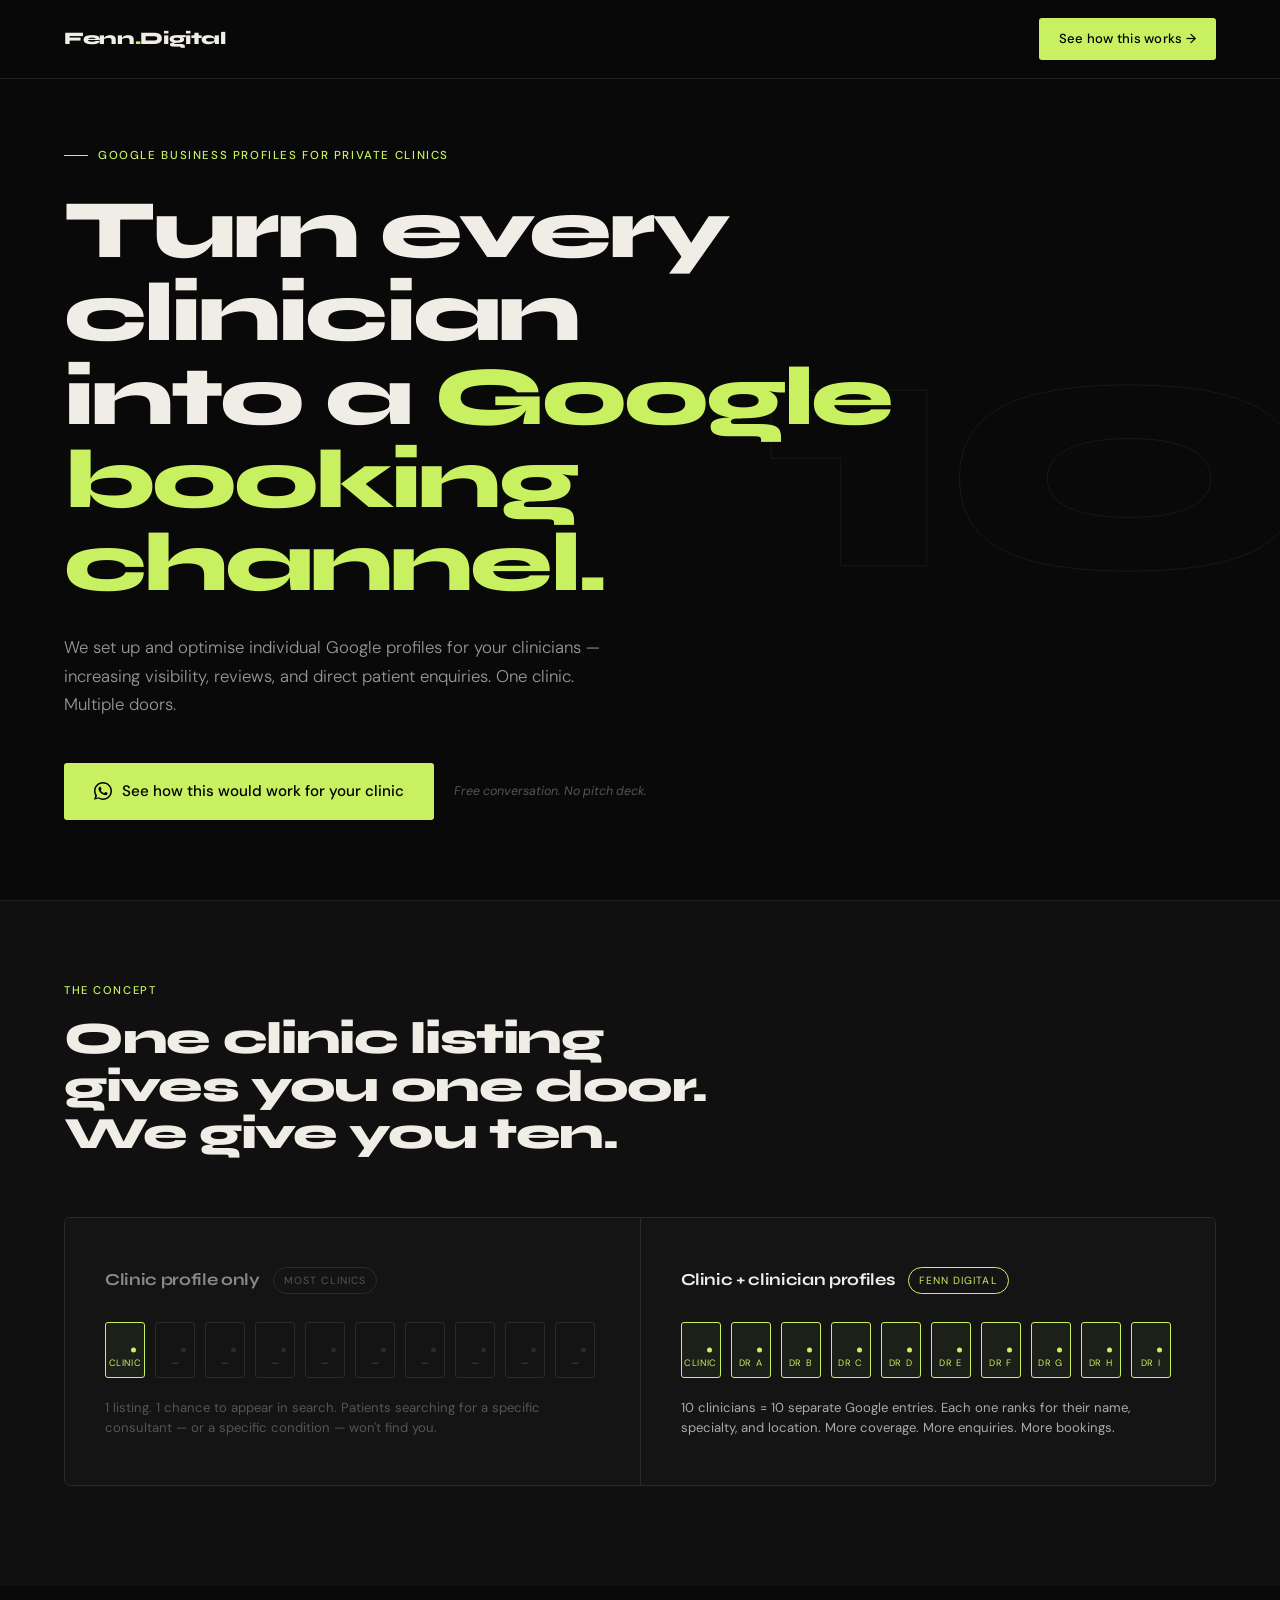
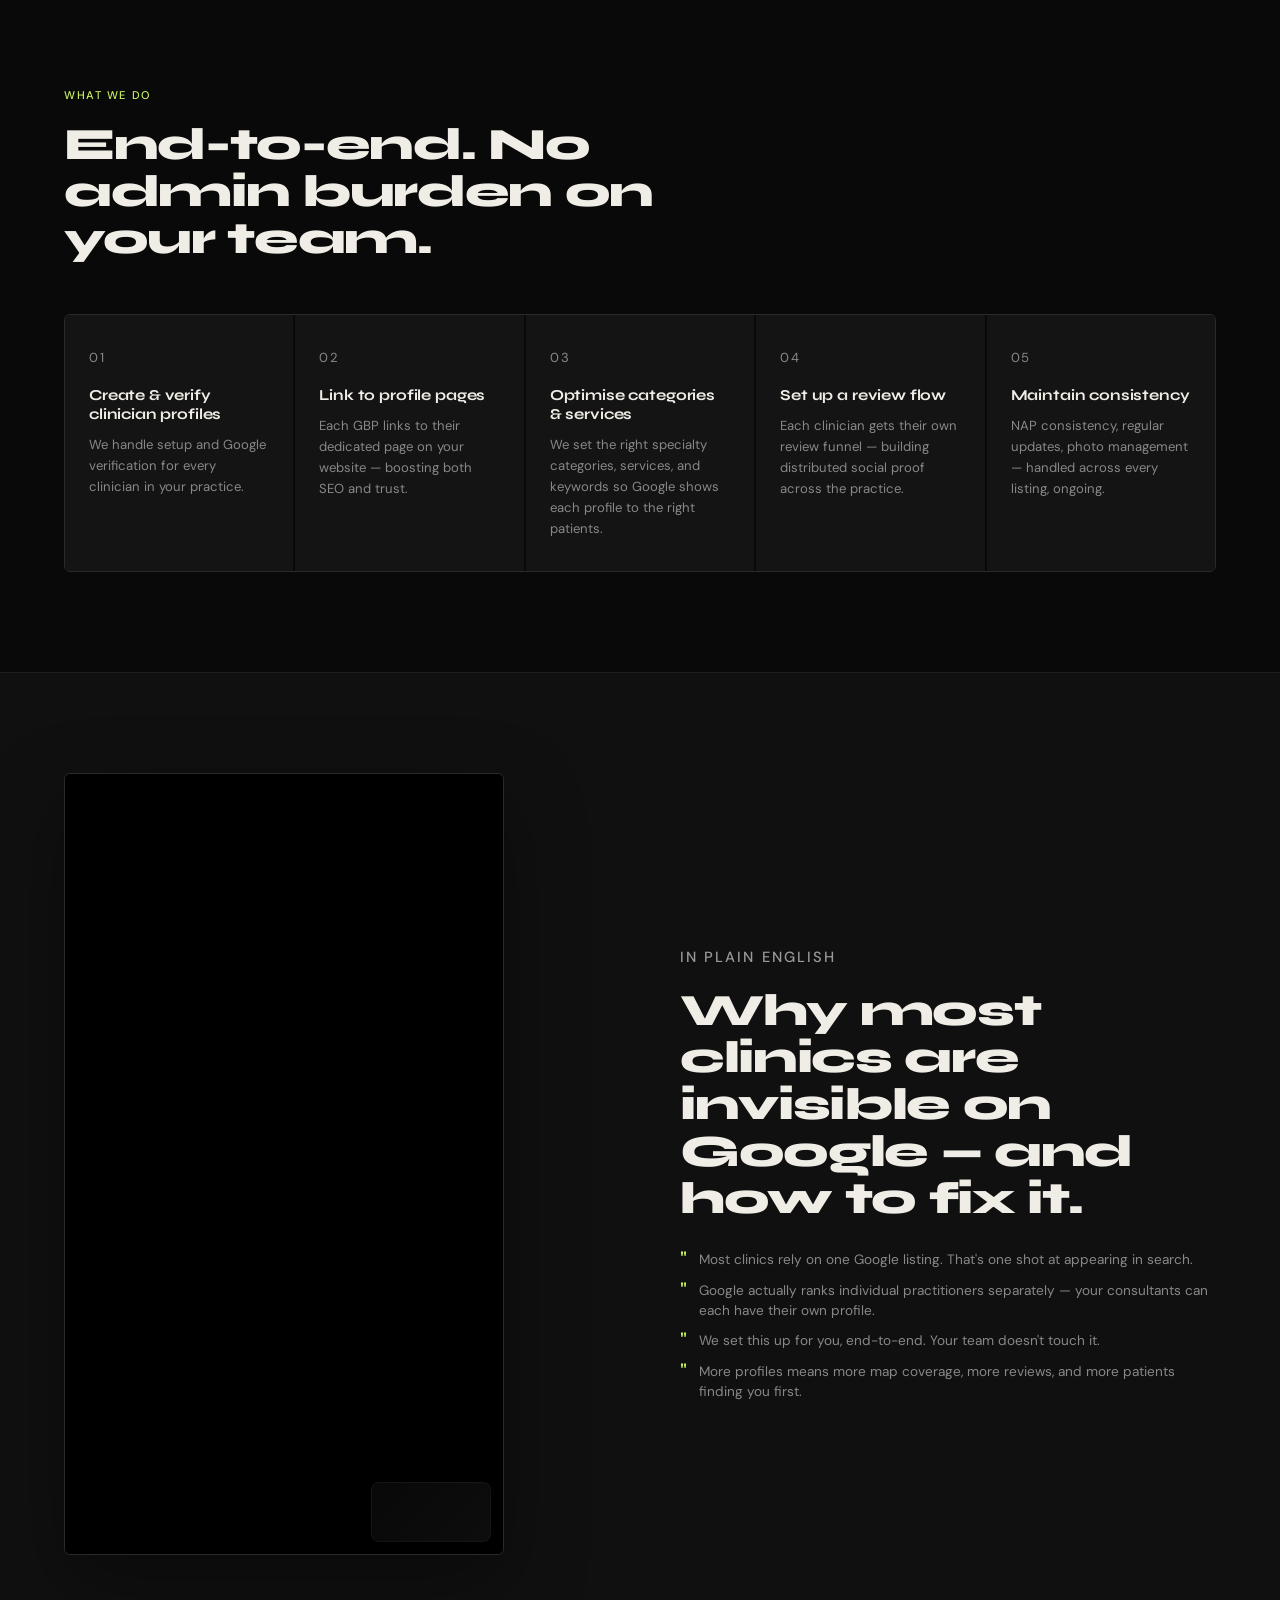
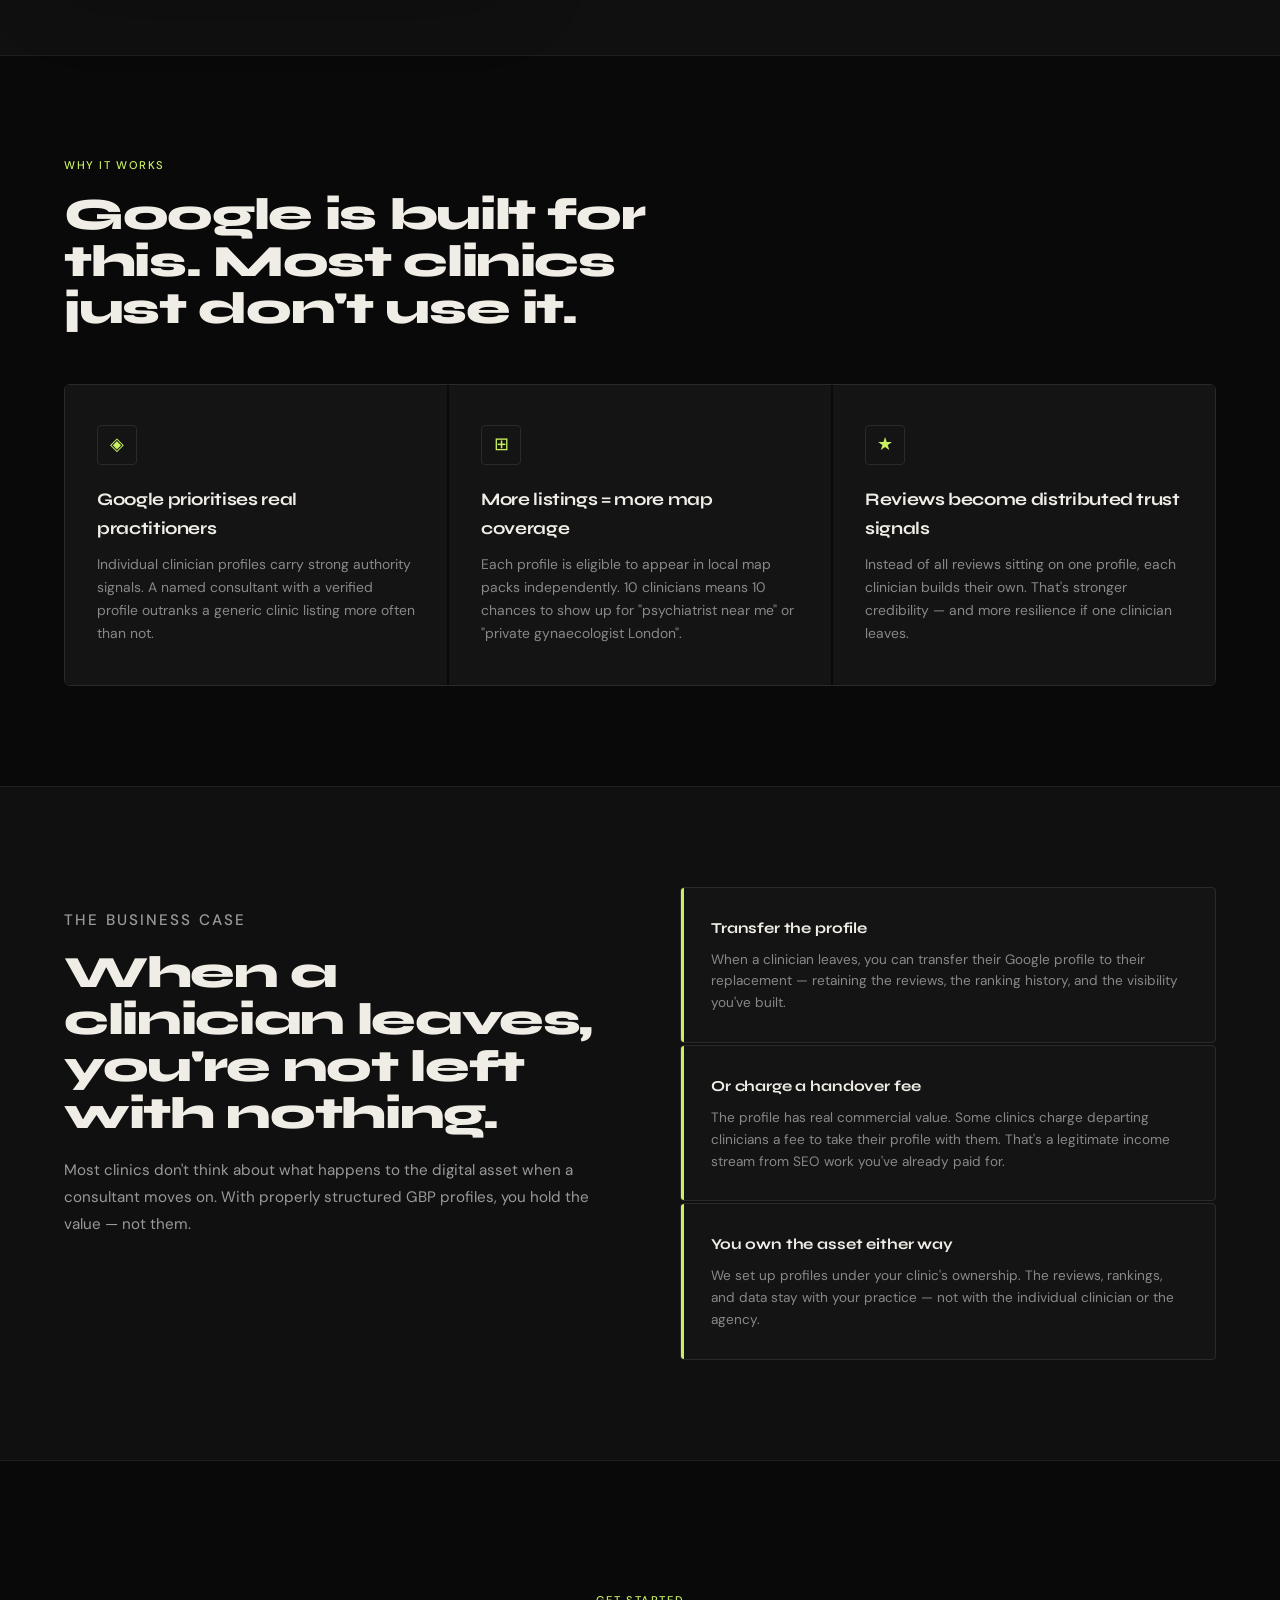
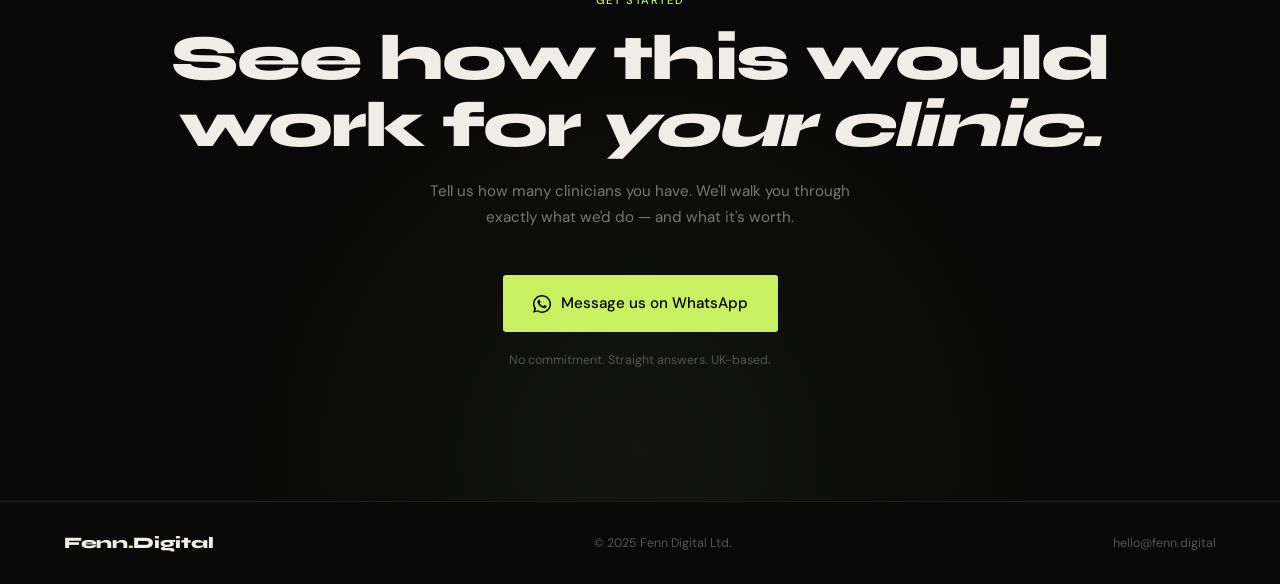
<file: index.html>
<!DOCTYPE html>
<html lang="en">
<head>
<meta charset="UTF-8">
<meta name="viewport" content="width=device-width, initial-scale=1.0">
<title>More Doors Into Your Clinic — Fenn Digital</title>
<link rel="preconnect" href="https://fonts.googleapis.com">
<link rel="preconnect" href="https://fonts.gstatic.com" crossorigin>
<link href="https://fonts.googleapis.com/css2?family=Syne:wght@700;800&family=DM+Sans:ital,opsz,wght@0,9..40,300;0,9..40,400;0,9..40,500;1,9..40,300&display=swap" rel="stylesheet">
<style>
  *, *::before, *::after { box-sizing: border-box; margin: 0; padding: 0; }

  :root {
    --black: #090909;
    --off-black: #101010;
    --card: #141414;
    --border: #1e1e1e;
    --border-mid: #2a2a2a;
    --white: #f0ede6;
    --accent: #c8f060;
    --muted: #555;
    --mid: #888;
    --display: 'Syne', sans-serif;
    --body: 'DM Sans', sans-serif;
  }

  html { scroll-behavior: smooth; }

  body {
    background: var(--black);
    color: var(--white);
    font-family: var(--body);
    font-size: 17px;
    line-height: 1.65;
    overflow-x: hidden;
  }

  /* NAV */
  nav {
    position: fixed; top: 0; left: 0; right: 0; z-index: 100;
    display: flex; align-items: center; justify-content: space-between;
    padding: 18px 5vw;
    background: rgba(9,9,9,0.9);
    backdrop-filter: blur(14px);
    border-bottom: 1px solid var(--border);
  }
  .logo {
    font-family: var(--display); font-size: 1.1rem; font-weight: 800;
    letter-spacing: -0.02em; color: var(--white); text-decoration: none;
  }
  .logo span { color: var(--accent); }
  .nav-cta {
    font-size: 0.82rem; font-weight: 500; letter-spacing: 0.02em;
    background: var(--accent); color: #000; padding: 10px 20px;
    border-radius: 3px; text-decoration: none; transition: opacity .2s;
  }
  .nav-cta:hover { opacity: .85; }

  /* HERO */
  .hero {
    min-height: 100vh; display: flex; flex-direction: column;
    justify-content: flex-end; padding: 140px 5vw 80px;
    position: relative; overflow: hidden;
  }

  /* Large background number */
  .hero-bg-num {
    position: absolute; right: -2vw; top: 50%;
    transform: translateY(-50%);
    font-family: var(--display); font-size: clamp(180px, 28vw, 380px);
    font-weight: 800; color: transparent;
    -webkit-text-stroke: 1px rgba(200,240,96,0.07);
    pointer-events: none; user-select: none;
    letter-spacing: -0.04em; line-height: 1;
  }

  .hero-eyebrow {
    display: inline-flex; align-items: center; gap: 10px;
    font-size: 0.72rem; font-weight: 500; letter-spacing: 0.14em;
    text-transform: uppercase; color: var(--accent); margin-bottom: 24px;
    opacity: 0; animation: fadeUp .5s .1s forwards;
  }
  .hero-eyebrow::before {
    content: ''; display: block; width: 24px; height: 1px; background: var(--accent);
  }

  h1 {
    font-family: var(--display);
    font-size: clamp(2.6rem, 6.5vw, 6rem);
    font-weight: 800; line-height: 1.0; letter-spacing: -0.035em;
    max-width: 860px;
    opacity: 0; animation: fadeUp .65s .25s forwards;
  }
  h1 em { font-style: normal; color: var(--accent); }

  .hero-sub {
    max-width: 560px; margin-top: 28px;
    font-size: 1.05rem; font-weight: 300; color: #999; line-height: 1.7;
    opacity: 0; animation: fadeUp .65s .4s forwards;
  }

  .hero-cta-row {
    display: flex; align-items: center; gap: 20px; flex-wrap: wrap;
    margin-top: 44px;
    opacity: 0; animation: fadeUp .65s .55s forwards;
  }

  .btn-primary {
    display: inline-flex; align-items: center; gap: 10px;
    background: var(--accent); color: #000;
    font-family: var(--body); font-size: 0.95rem; font-weight: 500;
    padding: 16px 30px; border-radius: 3px; text-decoration: none;
    transition: transform .2s, opacity .2s;
  }
  .btn-primary:hover { transform: translateY(-2px); opacity: .9; }
  .btn-primary svg { width: 18px; height: 18px; flex-shrink: 0; }

  .hero-footnote { font-size: 0.78rem; color: var(--muted); font-style: italic; }

  /* DOOR DIAGRAM */
  .diagram-section {
    padding: 80px 5vw 100px;
    border-top: 1px solid var(--border);
    background: var(--off-black);
  }

  .section-label {
    font-size: 0.7rem; letter-spacing: 0.14em; text-transform: uppercase;
    color: var(--accent); margin-bottom: 16px; font-weight: 500;
  }

  h2 {
    font-family: var(--display);
    font-size: clamp(1.8rem, 3.5vw, 3rem);
    font-weight: 800; letter-spacing: -0.03em; line-height: 1.05;
    max-width: 680px;
  }

  .diagram-wrap {
    display: grid; grid-template-columns: 1fr 1px 1fr;
    gap: 0; margin-top: 60px;
    border: 1px solid var(--border-mid); border-radius: 6px; overflow: hidden;
  }

  .diagram-col {
    padding: 48px 40px;
    background: var(--card);
  }

  .diagram-divider {
    background: var(--border-mid);
  }

  .diagram-col h3 {
    font-family: var(--display); font-size: 1.05rem; font-weight: 700;
    letter-spacing: -0.02em; margin-bottom: 28px; color: var(--mid);
  }

  .diagram-col h3 .badge {
    display: inline-block; font-size: 0.65rem; letter-spacing: 0.1em;
    text-transform: uppercase; border: 1px solid var(--border-mid);
    padding: 4px 10px; border-radius: 40px; margin-left: 10px;
    font-family: var(--body); vertical-align: middle; color: var(--muted);
    font-weight: 400;
  }

  .diagram-col.active h3 { color: var(--white); }
  .diagram-col.active h3 .badge {
    border-color: var(--accent); color: var(--accent);
  }

  /* Door visualisation */
  .doors-row {
    display: flex; flex-wrap: wrap; gap: 10px; align-items: flex-start;
  }

  .door {
    width: 40px; height: 56px;
    border: 1.5px solid var(--border-mid);
    border-radius: 3px;
    position: relative;
    display: flex; align-items: flex-end; justify-content: center;
    padding-bottom: 6px;
    transition: border-color .2s;
  }

  .door::before {
    content: '';
    position: absolute; top: 50%; right: 8px;
    transform: translateY(-50%);
    width: 5px; height: 5px;
    border-radius: 50%;
    background: var(--border-mid);
  }

  .door.lit {
    border-color: var(--accent);
    background: rgba(200,240,96,0.05);
  }
  .door.lit::before { background: var(--accent); }

  .door-label {
    font-size: 0.58rem; letter-spacing: 0.06em;
    text-transform: uppercase; color: var(--muted); text-align: center;
  }
  .door.lit .door-label { color: var(--accent); }

  .diagram-foot {
    margin-top: 20px; font-size: 0.82rem; color: var(--muted); line-height: 1.5;
  }
  .diagram-col.active .diagram-foot { color: #aaa; }

  /* WHAT WE DO */
  .what-section { padding: 100px 5vw; }

  .steps-grid {
    display: grid; grid-template-columns: repeat(5, 1fr);
    gap: 2px; margin-top: 52px;
    border: 1px solid var(--border-mid); border-radius: 6px; overflow: hidden;
  }

  .step-card {
    background: var(--card); padding: 32px 24px;
    position: relative; overflow: hidden;
    transition: background .2s;
  }
  .step-card:hover { background: #1a1a1a; }
  .step-card::after {
    content: ''; position: absolute; bottom: 0; left: 0; right: 0;
    height: 2px; background: var(--accent);
    transform: scaleX(0); transform-origin: left; transition: transform .3s;
  }
  .step-card:hover::after { transform: scaleX(1); }

  .step-n {
    font-size: 0.65rem; letter-spacing: 0.14em; text-transform: uppercase;
    color: var(--accent); margin-bottom: 18px;
  }
  .step-card h3 {
    font-family: var(--display); font-size: 0.95rem; font-weight: 700;
    letter-spacing: -0.01em; margin-bottom: 10px; line-height: 1.25;
  }
  .step-card p { font-size: 0.82rem; color: var(--mid); line-height: 1.6; }

  /* VIDEO */
  .video-section {
    padding: 100px 5vw;
    background: var(--off-black);
    border-top: 1px solid var(--border);
    border-bottom: 1px solid var(--border);
  }

  .video-inner {
    display: grid; grid-template-columns: 1fr 1fr; gap: 80px; align-items: center;
  }

  .video-frame {
    position: relative;
    width: 100%;
    aspect-ratio: 9 / 16; /* keep portrait video unstretched */
    max-width: 440px;
    border: 1px solid var(--border-mid);
    border-radius: 6px;
    overflow: hidden;
    background: #000;
    box-shadow: 0 30px 80px rgba(0,0,0,0.35);
  }
  .video-frame iframe {
    position: absolute; inset: 0;
    width: 100%; height: 100%; border: none;
  }
  .video-mask {
    position: absolute;
    right: 12px; bottom: 12px;
    width: 120px; height: 60px;
    background: linear-gradient(135deg, rgba(9,9,9,0.92), rgba(14,14,14,0.95));
    border-radius: 8px;
    border: 1px solid rgba(255,255,255,0.04);
    box-shadow: 0 10px 30px rgba(0,0,0,0.45);
    pointer-events: none;
  }

  .video-copy h2 { max-width: 100%; }
  .video-copy p {
    margin-top: 20px; color: #999; font-size: 0.92rem; line-height: 1.75;
  }

  .script-lines {
    margin-top: 28px; display: flex; flex-direction: column; gap: 10px;
  }
  .script-line {
    display: flex; gap: 12px; align-items: flex-start;
    font-size: 0.85rem; color: var(--mid); line-height: 1.5;
  }
  .script-line::before {
    content: '"';
    font-family: var(--display); font-size: 1.4rem; color: var(--accent);
    line-height: 1; flex-shrink: 0; margin-top: -2px;
  }

  /* WHY IT WORKS */
  .why-section { padding: 100px 5vw; }

  .why-grid {
    display: grid; grid-template-columns: repeat(3, 1fr);
    gap: 2px; margin-top: 52px;
    border: 1px solid var(--border-mid); border-radius: 6px; overflow: hidden;
  }

  .why-card {
    background: var(--card); padding: 40px 32px;
  }

  .why-icon {
    width: 40px; height: 40px;
    border: 1px solid var(--border-mid); border-radius: 4px;
    display: flex; align-items: center; justify-content: center;
    color: var(--accent); font-size: 1.1rem; margin-bottom: 20px;
  }

  .why-card h3 {
    font-family: var(--display); font-size: 1.1rem; font-weight: 700;
    letter-spacing: -0.02em; margin-bottom: 10px;
  }
  .why-card p { font-size: 0.87rem; color: var(--mid); line-height: 1.65; }

  /* COMMERCIAL HOOK */
  .commercial-section {
    padding: 100px 5vw;
    background: var(--off-black);
    border-top: 1px solid var(--border);
    border-bottom: 1px solid var(--border);
  }

  .commercial-inner {
    display: grid; grid-template-columns: 1fr 1fr; gap: 80px; align-items: start;
  }

  .commercial-copy h2 { max-width: 100%; }
  .commercial-copy p {
    margin-top: 20px; font-size: 0.95rem; color: #999; line-height: 1.75;
  }

  .scenario-cards {
    display: flex; flex-direction: column; gap: 2px;
  }

  .scenario {
    background: var(--card); border: 1px solid var(--border-mid);
    border-radius: 4px; padding: 28px 30px;
    position: relative; overflow: hidden;
  }

  .scenario::before {
    content: '';
    position: absolute; left: 0; top: 0; bottom: 0;
    width: 3px; background: var(--accent);
  }

  .scenario h4 {
    font-family: var(--display); font-size: 0.95rem; font-weight: 700;
    letter-spacing: -0.01em; margin-bottom: 8px;
  }
  .scenario p { font-size: 0.85rem; color: var(--mid); line-height: 1.6; }

  /* CTA SECTION */
  .cta-section {
    padding: 130px 5vw;
    text-align: center; position: relative; overflow: hidden;
  }
  .cta-section::before {
    content: '';
    position: absolute; bottom: -400px; left: 50%; transform: translateX(-50%);
    width: 900px; height: 900px;
    background: radial-gradient(circle, rgba(200,240,96,0.055) 0%, transparent 65%);
    pointer-events: none;
  }

  .cta-section h2 {
    max-width: 100%; margin: 12px auto 0;
    font-size: clamp(2.2rem, 5vw, 4.2rem);
  }

  .cta-section .sub {
    max-width: 440px; margin: 20px auto 44px;
    font-size: 0.95rem; color: #777; line-height: 1.7;
  }

  .cta-note {
    margin-top: 18px; font-size: 0.78rem; color: var(--muted);
  }

  /* FOOTER */
  footer {
    border-top: 1px solid var(--border);
    padding: 28px 5vw;
    display: flex; align-items: center; justify-content: space-between;
    flex-wrap: wrap; gap: 10px;
  }
  footer p { font-size: 0.78rem; color: var(--muted); }
  footer a { color: var(--muted); text-decoration: none; }
  footer a:hover { color: var(--white); }

  /* REVEAL */
  .reveal { opacity: 0; transform: translateY(18px); transition: opacity .6s ease, transform .6s ease; }
  .reveal.visible { opacity: 1; transform: translateY(0); }

  /* KEYFRAMES */
  @keyframes fadeUp {
    from { opacity: 0; transform: translateY(22px); }
    to   { opacity: 1; transform: translateY(0); }
  }

  /* RESPONSIVE */
  @media (max-width: 900px) {
    .steps-grid { grid-template-columns: 1fr 1fr; }
    .why-grid { grid-template-columns: 1fr; }
    .video-inner, .commercial-inner { grid-template-columns: 1fr; gap: 44px; }
    .diagram-wrap { grid-template-columns: 1fr; }
    .diagram-divider { width: 100%; height: 1px; }
  }
  @media (max-width: 600px) {
    .steps-grid { grid-template-columns: 1fr; }
    nav .nav-cta { display: none; }
    h1 { font-size: 2.4rem; }
  }
</style>
</head>
<body>

<!-- NAV -->
<nav>
  <a href="#" class="logo">Fenn<span>.</span>Digital</a>
  <a href="https://wa.me/YOURNUMBER" class="nav-cta" target="_blank">See how this works →</a>
</nav>

<!-- HERO -->
<section class="hero">
  <div class="hero-bg-num" aria-hidden="true">10</div>
  <p class="hero-eyebrow">Google Business Profiles for Private Clinics</p>
  <h1>Turn every clinician<br>into a <em>Google booking<br>channel.</em></h1>
  <p class="hero-sub">We set up and optimise individual Google profiles for your clinicians — increasing visibility, reviews, and direct patient enquiries. One clinic. Multiple doors.</p>
  <div class="hero-cta-row">
    <a href="https://wa.me/YOURNUMBER" class="btn-primary" target="_blank">
      <svg viewBox="0 0 24 24" fill="currentColor"><path d="M17.472 14.382c-.297-.149-1.758-.867-2.03-.967-.273-.099-.471-.148-.67.15-.197.297-.767.966-.94 1.164-.173.199-.347.223-.644.075-.297-.15-1.255-.463-2.39-1.475-.883-.788-1.48-1.761-1.653-2.059-.173-.297-.018-.458.13-.606.134-.133.298-.347.446-.52.149-.174.198-.298.298-.497.099-.198.05-.371-.025-.52-.075-.149-.669-1.612-.916-2.207-.242-.579-.487-.5-.669-.51-.173-.008-.371-.01-.57-.01-.198 0-.52.074-.792.372-.272.297-1.04 1.016-1.04 2.479 0 1.462 1.065 2.875 1.213 3.074.149.198 2.096 3.2 5.077 4.487.709.306 1.262.489 1.694.625.712.227 1.36.195 1.871.118.571-.085 1.758-.719 2.006-1.413.248-.694.248-1.289.173-1.413-.074-.124-.272-.198-.57-.347z"/><path d="M12 0C5.373 0 0 5.373 0 12c0 2.127.558 4.12 1.533 5.845L.054 23.5l5.8-1.519A11.95 11.95 0 0012 24c6.627 0 12-5.373 12-12S18.627 0 12 0zm0 22c-1.853 0-3.587-.5-5.084-1.37l-.363-.214-3.443.901.92-3.349-.235-.375A9.953 9.953 0 012 12C2 6.477 6.477 2 12 2s10 4.477 10 10-4.477 10-10 10z"/></svg>
      See how this would work for your clinic
    </a>
    <span class="hero-footnote">Free conversation. No pitch deck.</span>
  </div>
</section>

<!-- DIAGRAM -->
<section class="diagram-section">
  <p class="section-label reveal">The concept</p>
  <h2 class="reveal">One clinic listing gives you one door.<br>We give you ten.</h2>

  <div class="diagram-wrap reveal">
    <!-- Left: single listing -->
    <div class="diagram-col">
      <h3>Clinic profile only <span class="badge">Most clinics</span></h3>
      <div class="doors-row">
        <div class="door lit">
          <span class="door-label">Clinic</span>
        </div>
        <!-- dim placeholder doors to show missed opportunity -->
        <div class="door"><span class="door-label">—</span></div>
        <div class="door"><span class="door-label">—</span></div>
        <div class="door"><span class="door-label">—</span></div>
        <div class="door"><span class="door-label">—</span></div>
        <div class="door"><span class="door-label">—</span></div>
        <div class="door"><span class="door-label">—</span></div>
        <div class="door"><span class="door-label">—</span></div>
        <div class="door"><span class="door-label">—</span></div>
        <div class="door"><span class="door-label">—</span></div>
      </div>
      <p class="diagram-foot">1 listing. 1 chance to appear in search. Patients searching for a specific consultant — or a specific condition — won't find you.</p>
    </div>

    <div class="diagram-divider"></div>

    <!-- Right: clinician profiles -->
    <div class="diagram-col active">
      <h3>Clinic + clinician profiles <span class="badge">Fenn Digital</span></h3>
      <div class="doors-row">
        <div class="door lit"><span class="door-label">Clinic</span></div>
        <div class="door lit"><span class="door-label">Dr A</span></div>
        <div class="door lit"><span class="door-label">Dr B</span></div>
        <div class="door lit"><span class="door-label">Dr C</span></div>
        <div class="door lit"><span class="door-label">Dr D</span></div>
        <div class="door lit"><span class="door-label">Dr E</span></div>
        <div class="door lit"><span class="door-label">Dr F</span></div>
        <div class="door lit"><span class="door-label">Dr G</span></div>
        <div class="door lit"><span class="door-label">Dr H</span></div>
        <div class="door lit"><span class="door-label">Dr I</span></div>
      </div>
      <p class="diagram-foot">10 clinicians = 10 separate Google entries. Each one ranks for their name, specialty, and location. More coverage. More enquiries. More bookings.</p>
    </div>
  </div>
</section>

<!-- WHAT WE DO -->
<section class="what-section">
  <p class="section-label reveal">What we do</p>
  <h2 class="reveal">End-to-end. No admin burden on your team.</h2>
  <div class="steps-grid reveal">
    <div class="step-card">
      <p class="step-n">01</p>
      <h3>Create & verify clinician profiles</h3>
      <p>We handle setup and Google verification for every clinician in your practice.</p>
    </div>
    <div class="step-card">
      <p class="step-n">02</p>
      <h3>Link to profile pages</h3>
      <p>Each GBP links to their dedicated page on your website — boosting both SEO and trust.</p>
    </div>
    <div class="step-card">
      <p class="step-n">03</p>
      <h3>Optimise categories & services</h3>
      <p>We set the right specialty categories, services, and keywords so Google shows each profile to the right patients.</p>
    </div>
    <div class="step-card">
      <p class="step-n">04</p>
      <h3>Set up a review flow</h3>
      <p>Each clinician gets their own review funnel — building distributed social proof across the practice.</p>
    </div>
    <div class="step-card">
      <p class="step-n">05</p>
      <h3>Maintain consistency</h3>
      <p>NAP consistency, regular updates, photo management — handled across every listing, ongoing.</p>
    </div>
  </div>
</section>

<!-- VIDEO -->
<section class="video-section">
  <div class="video-inner">
    <div class="video-frame reveal" aria-label="Clinic SEO overview video">
      <iframe
        src="https://drive.google.com/file/d/1JS0Y3JZQpVuIO9oC51JYxpTWgDy35bZ6/preview"
        allow="autoplay; fullscreen"
        allowfullscreen
        title="Clinic SEO video overview"
      ></iframe>
      <div class="video-mask" aria-hidden="true"></div>
    </div>
    <div class="video-copy">
      <p class="section-label reveal">In plain English</p>
      <h2 class="reveal">Why most clinics are invisible on Google — and how to fix it.</h2>
      <div class="script-lines reveal">
        <div class="script-line">Most clinics rely on one Google listing. That's one shot at appearing in search.</div>
        <div class="script-line">Google actually ranks individual practitioners separately — your consultants can each have their own profile.</div>
        <div class="script-line">We set this up for you, end-to-end. Your team doesn't touch it.</div>
        <div class="script-line">More profiles means more map coverage, more reviews, and more patients finding you first.</div>
      </div>
    </div>
  </div>
</section>

<!-- WHY IT WORKS -->
<section class="why-section">
  <p class="section-label reveal">Why it works</p>
  <h2 class="reveal">Google is built for this. Most clinics just don't use it.</h2>
  <div class="why-grid reveal">
    <div class="why-card">
      <div class="why-icon">◈</div>
      <h3>Google prioritises real practitioners</h3>
      <p>Individual clinician profiles carry strong authority signals. A named consultant with a verified profile outranks a generic clinic listing more often than not.</p>
    </div>
    <div class="why-card">
      <div class="why-icon">⊞</div>
      <h3>More listings = more map coverage</h3>
      <p>Each profile is eligible to appear in local map packs independently. 10 clinicians means 10 chances to show up for "psychiatrist near me" or "private gynaecologist London".</p>
    </div>
    <div class="why-card">
      <div class="why-icon">★</div>
      <h3>Reviews become distributed trust signals</h3>
      <p>Instead of all reviews sitting on one profile, each clinician builds their own. That's stronger credibility — and more resilience if one clinician leaves.</p>
    </div>
  </div>
</section>

<!-- COMMERCIAL HOOK -->
<section class="commercial-section">
  <div class="commercial-inner">
    <div class="commercial-copy">
      <p class="section-label reveal">The business case</p>
      <h2 class="reveal">When a clinician leaves, you're not left with nothing.</h2>
      <p class="reveal">Most clinics don't think about what happens to the digital asset when a consultant moves on. With properly structured GBP profiles, you hold the value — not them.</p>
    </div>
    <div class="scenario-cards reveal">
      <div class="scenario">
        <h4>Transfer the profile</h4>
        <p>When a clinician leaves, you can transfer their Google profile to their replacement — retaining the reviews, the ranking history, and the visibility you've built.</p>
      </div>
      <div class="scenario">
        <h4>Or charge a handover fee</h4>
        <p>The profile has real commercial value. Some clinics charge departing clinicians a fee to take their profile with them. That's a legitimate income stream from SEO work you've already paid for.</p>
      </div>
      <div class="scenario">
        <h4>You own the asset either way</h4>
        <p>We set up profiles under your clinic's ownership. The reviews, rankings, and data stay with your practice — not with the individual clinician or the agency.</p>
      </div>
    </div>
  </div>
</section>

<!-- FINAL CTA -->
<section class="cta-section">
  <p class="section-label reveal">Get started</p>
  <h2 class="reveal">See how this would<br>work for <em>your clinic.</em></h2>
  <p class="sub reveal">Tell us how many clinicians you have. We'll walk you through exactly what we'd do — and what it's worth.</p>
  <a href="https://wa.me/YOURNUMBER" class="btn-primary reveal" target="_blank" style="display:inline-flex; margin: 0 auto;">
    <svg viewBox="0 0 24 24" fill="currentColor" style="width:18px;height:18px"><path d="M17.472 14.382c-.297-.149-1.758-.867-2.03-.967-.273-.099-.471-.148-.67.15-.197.297-.767.966-.94 1.164-.173.199-.347.223-.644.075-.297-.15-1.255-.463-2.39-1.475-.883-.788-1.48-1.761-1.653-2.059-.173-.297-.018-.458.13-.606.134-.133.298-.347.446-.52.149-.174.198-.298.298-.497.099-.198.05-.371-.025-.52-.075-.149-.669-1.612-.916-2.207-.242-.579-.487-.5-.669-.51-.173-.008-.371-.01-.57-.01-.198 0-.52.074-.792.372-.272.297-1.04 1.016-1.04 2.479 0 1.462 1.065 2.875 1.213 3.074.149.198 2.096 3.2 5.077 4.487.709.306 1.262.489 1.694.625.712.227 1.36.195 1.871.118.571-.085 1.758-.719 2.006-1.413.248-.694.248-1.289.173-1.413-.074-.124-.272-.198-.57-.347z"/><path d="M12 0C5.373 0 0 5.373 0 12c0 2.127.558 4.12 1.533 5.845L.054 23.5l5.8-1.519A11.95 11.95 0 0012 24c6.627 0 12-5.373 12-12S18.627 0 12 0zm0 22c-1.853 0-3.587-.5-5.084-1.37l-.363-.214-3.443.901.92-3.349-.235-.375A9.953 9.953 0 012 12C2 6.477 6.477 2 12 2s10 4.477 10 10-4.477 10-10 10z"/></svg>
    Message us on WhatsApp
  </a>
  <p class="cta-note reveal">No commitment. Straight answers. UK-based.</p>
</section>

<!-- FOOTER -->
<footer>
  <a href="#" class="logo" style="font-size:1rem">Fenn<span style="color:var(--accent)">.</span>Digital</a>
  <p>© 2025 Fenn Digital Ltd.</p>
  <p><a href="mailto:hello@fenn.digital">hello@fenn.digital</a></p>
</footer>

<script>
  const reveals = document.querySelectorAll('.reveal');
  const io = new IntersectionObserver(entries => {
    entries.forEach(e => {
      if (e.isIntersecting) { e.target.classList.add('visible'); io.unobserve(e.target); }
    });
  }, { threshold: 0.1 });
  reveals.forEach(el => io.observe(el));
</script>
</body>
</html>
</file>
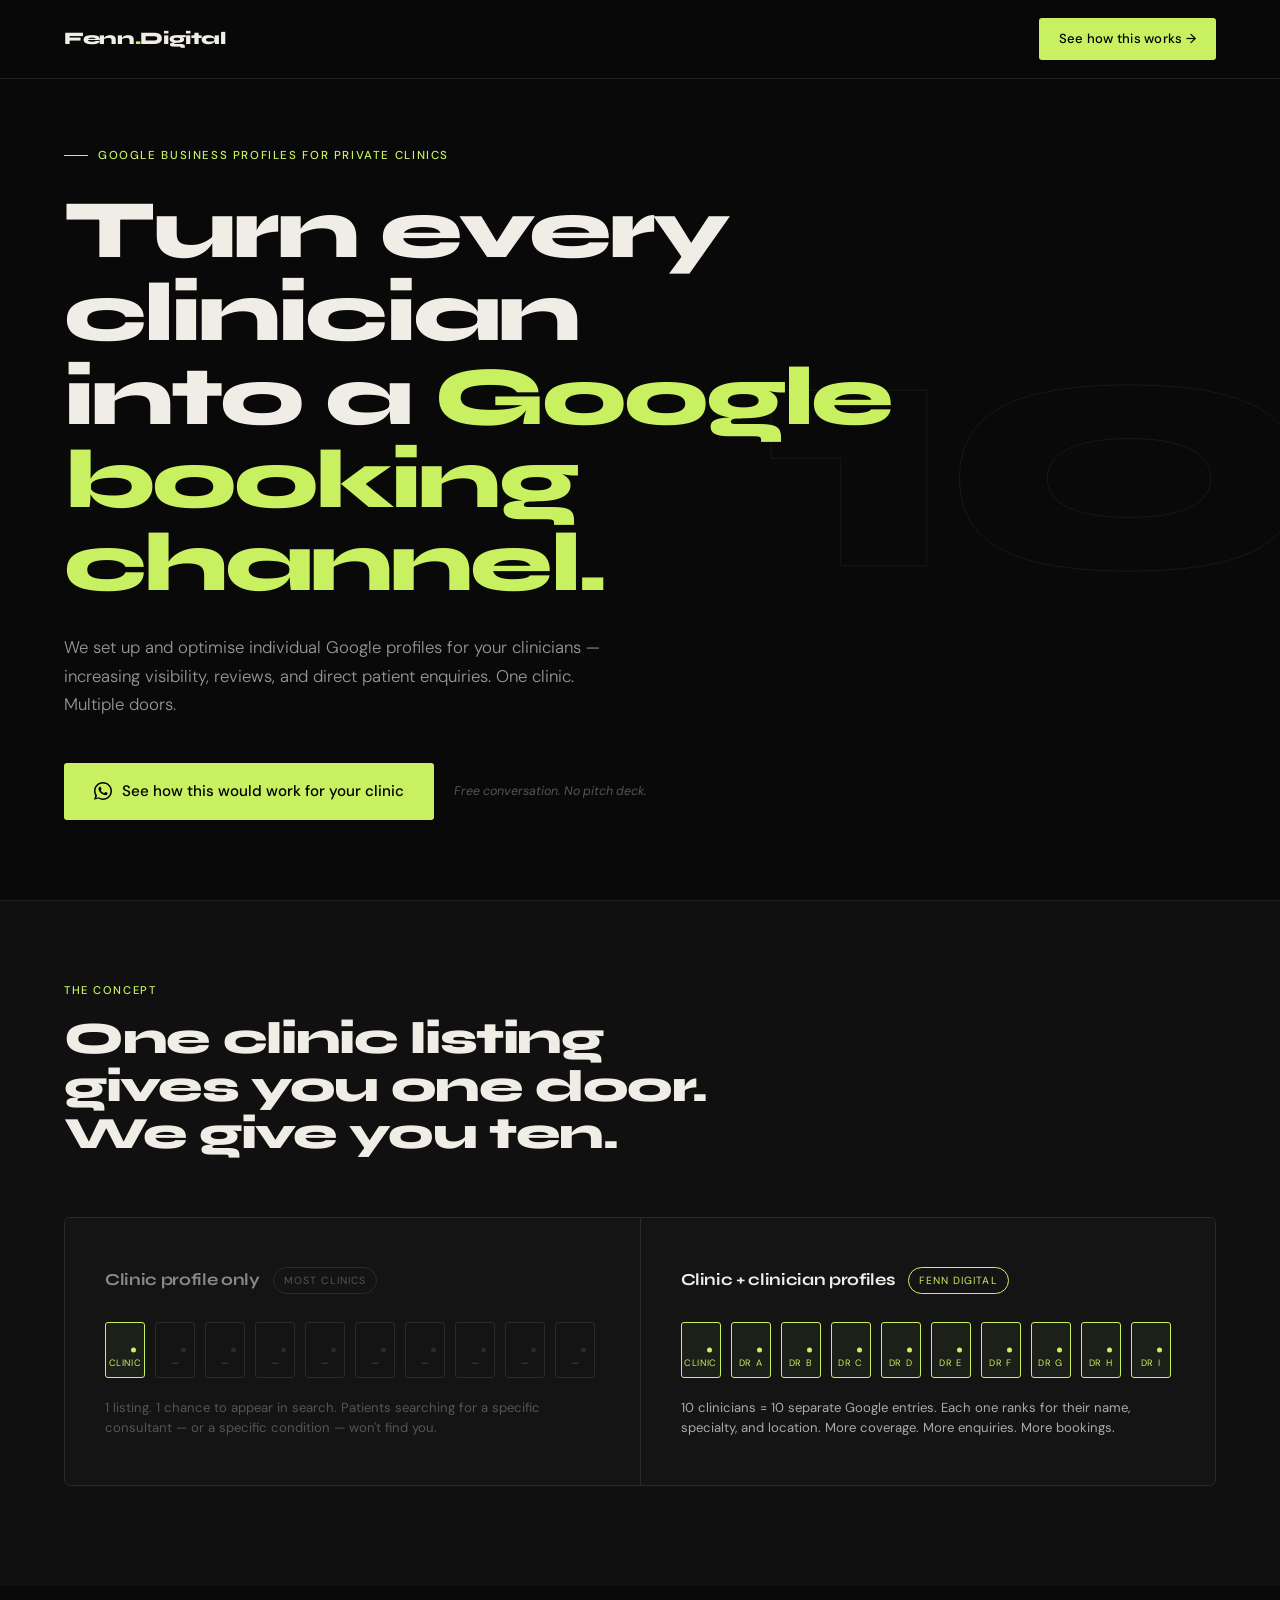
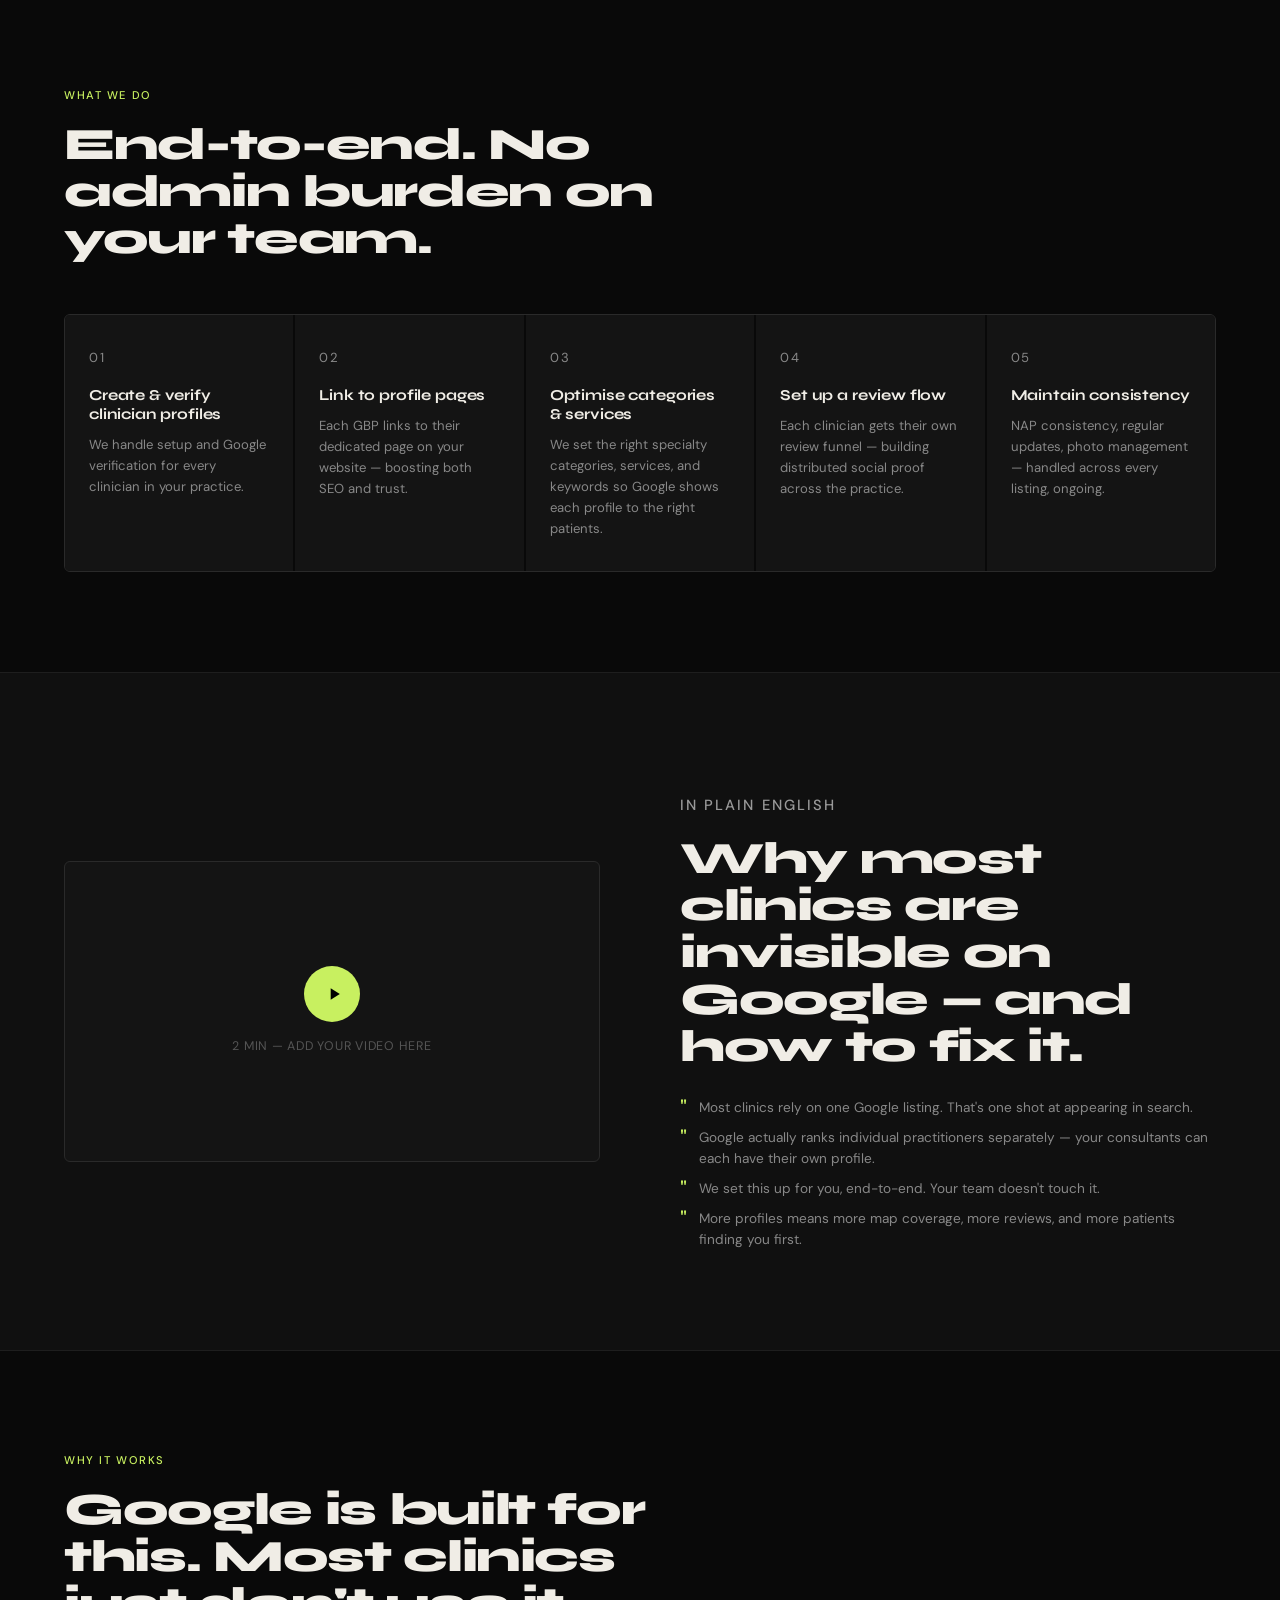
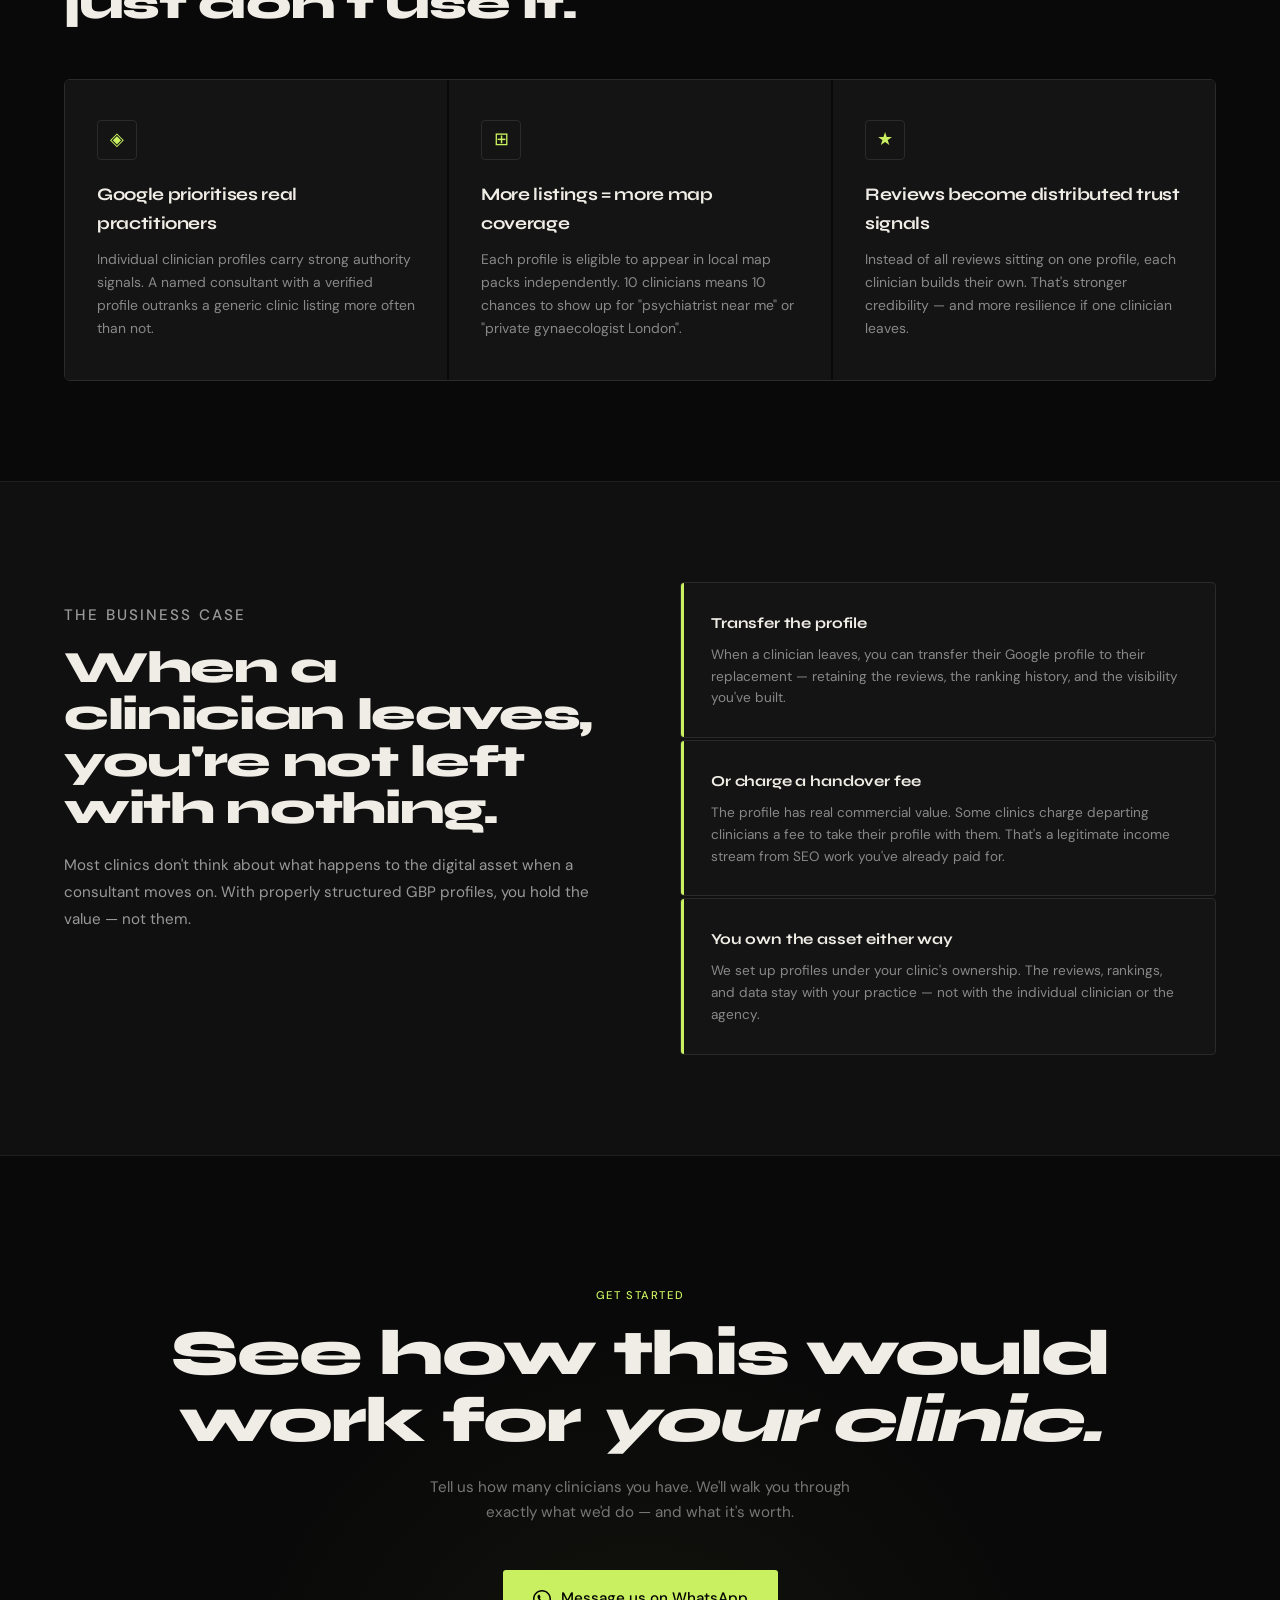
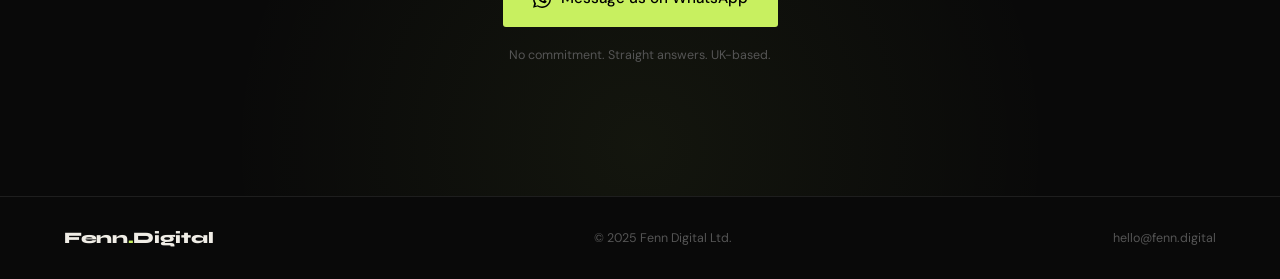
<file: fenn-gbp-doors.html>
<!DOCTYPE html>
<html lang="en">
<head>
<meta charset="UTF-8">
<meta name="viewport" content="width=device-width, initial-scale=1.0">
<title>More Doors Into Your Clinic — Fenn Digital</title>
<link rel="preconnect" href="https://fonts.googleapis.com">
<link rel="preconnect" href="https://fonts.gstatic.com" crossorigin>
<link href="https://fonts.googleapis.com/css2?family=Syne:wght@700;800&family=DM+Sans:ital,opsz,wght@0,9..40,300;0,9..40,400;0,9..40,500;1,9..40,300&display=swap" rel="stylesheet">
<style>
  *, *::before, *::after { box-sizing: border-box; margin: 0; padding: 0; }

  :root {
    --black: #090909;
    --off-black: #101010;
    --card: #141414;
    --border: #1e1e1e;
    --border-mid: #2a2a2a;
    --white: #f0ede6;
    --accent: #c8f060;
    --muted: #555;
    --mid: #888;
    --display: 'Syne', sans-serif;
    --body: 'DM Sans', sans-serif;
  }

  html { scroll-behavior: smooth; }

  body {
    background: var(--black);
    color: var(--white);
    font-family: var(--body);
    font-size: 17px;
    line-height: 1.65;
    overflow-x: hidden;
  }

  /* NAV */
  nav {
    position: fixed; top: 0; left: 0; right: 0; z-index: 100;
    display: flex; align-items: center; justify-content: space-between;
    padding: 18px 5vw;
    background: rgba(9,9,9,0.9);
    backdrop-filter: blur(14px);
    border-bottom: 1px solid var(--border);
  }
  .logo {
    font-family: var(--display); font-size: 1.1rem; font-weight: 800;
    letter-spacing: -0.02em; color: var(--white); text-decoration: none;
  }
  .logo span { color: var(--accent); }
  .nav-cta {
    font-size: 0.82rem; font-weight: 500; letter-spacing: 0.02em;
    background: var(--accent); color: #000; padding: 10px 20px;
    border-radius: 3px; text-decoration: none; transition: opacity .2s;
  }
  .nav-cta:hover { opacity: .85; }

  /* HERO */
  .hero {
    min-height: 100vh; display: flex; flex-direction: column;
    justify-content: flex-end; padding: 140px 5vw 80px;
    position: relative; overflow: hidden;
  }

  /* Large background number */
  .hero-bg-num {
    position: absolute; right: -2vw; top: 50%;
    transform: translateY(-50%);
    font-family: var(--display); font-size: clamp(180px, 28vw, 380px);
    font-weight: 800; color: transparent;
    -webkit-text-stroke: 1px rgba(200,240,96,0.07);
    pointer-events: none; user-select: none;
    letter-spacing: -0.04em; line-height: 1;
  }

  .hero-eyebrow {
    display: inline-flex; align-items: center; gap: 10px;
    font-size: 0.72rem; font-weight: 500; letter-spacing: 0.14em;
    text-transform: uppercase; color: var(--accent); margin-bottom: 24px;
    opacity: 0; animation: fadeUp .5s .1s forwards;
  }
  .hero-eyebrow::before {
    content: ''; display: block; width: 24px; height: 1px; background: var(--accent);
  }

  h1 {
    font-family: var(--display);
    font-size: clamp(2.6rem, 6.5vw, 6rem);
    font-weight: 800; line-height: 1.0; letter-spacing: -0.035em;
    max-width: 860px;
    opacity: 0; animation: fadeUp .65s .25s forwards;
  }
  h1 em { font-style: normal; color: var(--accent); }

  .hero-sub {
    max-width: 560px; margin-top: 28px;
    font-size: 1.05rem; font-weight: 300; color: #999; line-height: 1.7;
    opacity: 0; animation: fadeUp .65s .4s forwards;
  }

  .hero-cta-row {
    display: flex; align-items: center; gap: 20px; flex-wrap: wrap;
    margin-top: 44px;
    opacity: 0; animation: fadeUp .65s .55s forwards;
  }

  .btn-primary {
    display: inline-flex; align-items: center; gap: 10px;
    background: var(--accent); color: #000;
    font-family: var(--body); font-size: 0.95rem; font-weight: 500;
    padding: 16px 30px; border-radius: 3px; text-decoration: none;
    transition: transform .2s, opacity .2s;
  }
  .btn-primary:hover { transform: translateY(-2px); opacity: .9; }
  .btn-primary svg { width: 18px; height: 18px; flex-shrink: 0; }

  .hero-footnote { font-size: 0.78rem; color: var(--muted); font-style: italic; }

  /* DOOR DIAGRAM */
  .diagram-section {
    padding: 80px 5vw 100px;
    border-top: 1px solid var(--border);
    background: var(--off-black);
  }

  .section-label {
    font-size: 0.7rem; letter-spacing: 0.14em; text-transform: uppercase;
    color: var(--accent); margin-bottom: 16px; font-weight: 500;
  }

  h2 {
    font-family: var(--display);
    font-size: clamp(1.8rem, 3.5vw, 3rem);
    font-weight: 800; letter-spacing: -0.03em; line-height: 1.05;
    max-width: 680px;
  }

  .diagram-wrap {
    display: grid; grid-template-columns: 1fr 1px 1fr;
    gap: 0; margin-top: 60px;
    border: 1px solid var(--border-mid); border-radius: 6px; overflow: hidden;
  }

  .diagram-col {
    padding: 48px 40px;
    background: var(--card);
  }

  .diagram-divider {
    background: var(--border-mid);
  }

  .diagram-col h3 {
    font-family: var(--display); font-size: 1.05rem; font-weight: 700;
    letter-spacing: -0.02em; margin-bottom: 28px; color: var(--mid);
  }

  .diagram-col h3 .badge {
    display: inline-block; font-size: 0.65rem; letter-spacing: 0.1em;
    text-transform: uppercase; border: 1px solid var(--border-mid);
    padding: 4px 10px; border-radius: 40px; margin-left: 10px;
    font-family: var(--body); vertical-align: middle; color: var(--muted);
    font-weight: 400;
  }

  .diagram-col.active h3 { color: var(--white); }
  .diagram-col.active h3 .badge {
    border-color: var(--accent); color: var(--accent);
  }

  /* Door visualisation */
  .doors-row {
    display: flex; flex-wrap: wrap; gap: 10px; align-items: flex-start;
  }

  .door {
    width: 40px; height: 56px;
    border: 1.5px solid var(--border-mid);
    border-radius: 3px;
    position: relative;
    display: flex; align-items: flex-end; justify-content: center;
    padding-bottom: 6px;
    transition: border-color .2s;
  }

  .door::before {
    content: '';
    position: absolute; top: 50%; right: 8px;
    transform: translateY(-50%);
    width: 5px; height: 5px;
    border-radius: 50%;
    background: var(--border-mid);
  }

  .door.lit {
    border-color: var(--accent);
    background: rgba(200,240,96,0.05);
  }
  .door.lit::before { background: var(--accent); }

  .door-label {
    font-size: 0.58rem; letter-spacing: 0.06em;
    text-transform: uppercase; color: var(--muted); text-align: center;
  }
  .door.lit .door-label { color: var(--accent); }

  .diagram-foot {
    margin-top: 20px; font-size: 0.82rem; color: var(--muted); line-height: 1.5;
  }
  .diagram-col.active .diagram-foot { color: #aaa; }

  /* WHAT WE DO */
  .what-section { padding: 100px 5vw; }

  .steps-grid {
    display: grid; grid-template-columns: repeat(5, 1fr);
    gap: 2px; margin-top: 52px;
    border: 1px solid var(--border-mid); border-radius: 6px; overflow: hidden;
  }

  .step-card {
    background: var(--card); padding: 32px 24px;
    position: relative; overflow: hidden;
    transition: background .2s;
  }
  .step-card:hover { background: #1a1a1a; }
  .step-card::after {
    content: ''; position: absolute; bottom: 0; left: 0; right: 0;
    height: 2px; background: var(--accent);
    transform: scaleX(0); transform-origin: left; transition: transform .3s;
  }
  .step-card:hover::after { transform: scaleX(1); }

  .step-n {
    font-size: 0.65rem; letter-spacing: 0.14em; text-transform: uppercase;
    color: var(--accent); margin-bottom: 18px;
  }
  .step-card h3 {
    font-family: var(--display); font-size: 0.95rem; font-weight: 700;
    letter-spacing: -0.01em; margin-bottom: 10px; line-height: 1.25;
  }
  .step-card p { font-size: 0.82rem; color: var(--mid); line-height: 1.6; }

  /* VIDEO */
  .video-section {
    padding: 100px 5vw;
    background: var(--off-black);
    border-top: 1px solid var(--border);
    border-bottom: 1px solid var(--border);
  }

  .video-inner {
    display: grid; grid-template-columns: 1fr 1fr; gap: 80px; align-items: center;
  }

  .video-placeholder {
    background: var(--card);
    border: 1px solid var(--border-mid);
    border-radius: 6px;
    aspect-ratio: 16/9;
    display: flex; flex-direction: column;
    align-items: center; justify-content: center; gap: 14px;
    cursor: pointer; position: relative; overflow: hidden;
    transition: border-color .25s;
  }
  .video-placeholder:hover { border-color: var(--accent); }

  .play-btn {
    width: 56px; height: 56px; border-radius: 50%;
    background: var(--accent);
    display: flex; align-items: center; justify-content: center;
    transition: transform .2s;
  }
  .video-placeholder:hover .play-btn { transform: scale(1.08); }
  .play-btn svg { width: 20px; height: 20px; margin-left: 3px; }

  .video-placeholder span {
    font-size: 0.78rem; color: var(--muted); letter-spacing: 0.06em; text-transform: uppercase;
  }

  .video-copy h2 { max-width: 100%; }
  .video-copy p {
    margin-top: 20px; color: #999; font-size: 0.92rem; line-height: 1.75;
  }

  .script-lines {
    margin-top: 28px; display: flex; flex-direction: column; gap: 10px;
  }
  .script-line {
    display: flex; gap: 12px; align-items: flex-start;
    font-size: 0.85rem; color: var(--mid); line-height: 1.5;
  }
  .script-line::before {
    content: '"';
    font-family: var(--display); font-size: 1.4rem; color: var(--accent);
    line-height: 1; flex-shrink: 0; margin-top: -2px;
  }

  /* WHY IT WORKS */
  .why-section { padding: 100px 5vw; }

  .why-grid {
    display: grid; grid-template-columns: repeat(3, 1fr);
    gap: 2px; margin-top: 52px;
    border: 1px solid var(--border-mid); border-radius: 6px; overflow: hidden;
  }

  .why-card {
    background: var(--card); padding: 40px 32px;
  }

  .why-icon {
    width: 40px; height: 40px;
    border: 1px solid var(--border-mid); border-radius: 4px;
    display: flex; align-items: center; justify-content: center;
    color: var(--accent); font-size: 1.1rem; margin-bottom: 20px;
  }

  .why-card h3 {
    font-family: var(--display); font-size: 1.1rem; font-weight: 700;
    letter-spacing: -0.02em; margin-bottom: 10px;
  }
  .why-card p { font-size: 0.87rem; color: var(--mid); line-height: 1.65; }

  /* COMMERCIAL HOOK */
  .commercial-section {
    padding: 100px 5vw;
    background: var(--off-black);
    border-top: 1px solid var(--border);
    border-bottom: 1px solid var(--border);
  }

  .commercial-inner {
    display: grid; grid-template-columns: 1fr 1fr; gap: 80px; align-items: start;
  }

  .commercial-copy h2 { max-width: 100%; }
  .commercial-copy p {
    margin-top: 20px; font-size: 0.95rem; color: #999; line-height: 1.75;
  }

  .scenario-cards {
    display: flex; flex-direction: column; gap: 2px;
  }

  .scenario {
    background: var(--card); border: 1px solid var(--border-mid);
    border-radius: 4px; padding: 28px 30px;
    position: relative; overflow: hidden;
  }

  .scenario::before {
    content: '';
    position: absolute; left: 0; top: 0; bottom: 0;
    width: 3px; background: var(--accent);
  }

  .scenario h4 {
    font-family: var(--display); font-size: 0.95rem; font-weight: 700;
    letter-spacing: -0.01em; margin-bottom: 8px;
  }
  .scenario p { font-size: 0.85rem; color: var(--mid); line-height: 1.6; }

  /* CTA SECTION */
  .cta-section {
    padding: 130px 5vw;
    text-align: center; position: relative; overflow: hidden;
  }
  .cta-section::before {
    content: '';
    position: absolute; bottom: -400px; left: 50%; transform: translateX(-50%);
    width: 900px; height: 900px;
    background: radial-gradient(circle, rgba(200,240,96,0.055) 0%, transparent 65%);
    pointer-events: none;
  }

  .cta-section h2 {
    max-width: 100%; margin: 12px auto 0;
    font-size: clamp(2.2rem, 5vw, 4.2rem);
  }

  .cta-section .sub {
    max-width: 440px; margin: 20px auto 44px;
    font-size: 0.95rem; color: #777; line-height: 1.7;
  }

  .cta-note {
    margin-top: 18px; font-size: 0.78rem; color: var(--muted);
  }

  /* FOOTER */
  footer {
    border-top: 1px solid var(--border);
    padding: 28px 5vw;
    display: flex; align-items: center; justify-content: space-between;
    flex-wrap: wrap; gap: 10px;
  }
  footer p { font-size: 0.78rem; color: var(--muted); }
  footer a { color: var(--muted); text-decoration: none; }
  footer a:hover { color: var(--white); }

  /* REVEAL */
  .reveal { opacity: 0; transform: translateY(18px); transition: opacity .6s ease, transform .6s ease; }
  .reveal.visible { opacity: 1; transform: translateY(0); }

  /* KEYFRAMES */
  @keyframes fadeUp {
    from { opacity: 0; transform: translateY(22px); }
    to   { opacity: 1; transform: translateY(0); }
  }

  /* RESPONSIVE */
  @media (max-width: 900px) {
    .steps-grid { grid-template-columns: 1fr 1fr; }
    .why-grid { grid-template-columns: 1fr; }
    .video-inner, .commercial-inner { grid-template-columns: 1fr; gap: 44px; }
    .diagram-wrap { grid-template-columns: 1fr; }
    .diagram-divider { width: 100%; height: 1px; }
  }
  @media (max-width: 600px) {
    .steps-grid { grid-template-columns: 1fr; }
    nav .nav-cta { display: none; }
    h1 { font-size: 2.4rem; }
  }
</style>
</head>
<body>

<!-- NAV -->
<nav>
  <a href="#" class="logo">Fenn<span>.</span>Digital</a>
  <a href="https://wa.me/YOURNUMBER" class="nav-cta" target="_blank">See how this works →</a>
</nav>

<!-- HERO -->
<section class="hero">
  <div class="hero-bg-num" aria-hidden="true">10</div>
  <p class="hero-eyebrow">Google Business Profiles for Private Clinics</p>
  <h1>Turn every clinician<br>into a <em>Google booking<br>channel.</em></h1>
  <p class="hero-sub">We set up and optimise individual Google profiles for your clinicians — increasing visibility, reviews, and direct patient enquiries. One clinic. Multiple doors.</p>
  <div class="hero-cta-row">
    <a href="https://wa.me/YOURNUMBER" class="btn-primary" target="_blank">
      <svg viewBox="0 0 24 24" fill="currentColor"><path d="M17.472 14.382c-.297-.149-1.758-.867-2.03-.967-.273-.099-.471-.148-.67.15-.197.297-.767.966-.94 1.164-.173.199-.347.223-.644.075-.297-.15-1.255-.463-2.39-1.475-.883-.788-1.48-1.761-1.653-2.059-.173-.297-.018-.458.13-.606.134-.133.298-.347.446-.52.149-.174.198-.298.298-.497.099-.198.05-.371-.025-.52-.075-.149-.669-1.612-.916-2.207-.242-.579-.487-.5-.669-.51-.173-.008-.371-.01-.57-.01-.198 0-.52.074-.792.372-.272.297-1.04 1.016-1.04 2.479 0 1.462 1.065 2.875 1.213 3.074.149.198 2.096 3.2 5.077 4.487.709.306 1.262.489 1.694.625.712.227 1.36.195 1.871.118.571-.085 1.758-.719 2.006-1.413.248-.694.248-1.289.173-1.413-.074-.124-.272-.198-.57-.347z"/><path d="M12 0C5.373 0 0 5.373 0 12c0 2.127.558 4.12 1.533 5.845L.054 23.5l5.8-1.519A11.95 11.95 0 0012 24c6.627 0 12-5.373 12-12S18.627 0 12 0zm0 22c-1.853 0-3.587-.5-5.084-1.37l-.363-.214-3.443.901.92-3.349-.235-.375A9.953 9.953 0 012 12C2 6.477 6.477 2 12 2s10 4.477 10 10-4.477 10-10 10z"/></svg>
      See how this would work for your clinic
    </a>
    <span class="hero-footnote">Free conversation. No pitch deck.</span>
  </div>
</section>

<!-- DIAGRAM -->
<section class="diagram-section">
  <p class="section-label reveal">The concept</p>
  <h2 class="reveal">One clinic listing gives you one door.<br>We give you ten.</h2>

  <div class="diagram-wrap reveal">
    <!-- Left: single listing -->
    <div class="diagram-col">
      <h3>Clinic profile only <span class="badge">Most clinics</span></h3>
      <div class="doors-row">
        <div class="door lit">
          <span class="door-label">Clinic</span>
        </div>
        <!-- dim placeholder doors to show missed opportunity -->
        <div class="door"><span class="door-label">—</span></div>
        <div class="door"><span class="door-label">—</span></div>
        <div class="door"><span class="door-label">—</span></div>
        <div class="door"><span class="door-label">—</span></div>
        <div class="door"><span class="door-label">—</span></div>
        <div class="door"><span class="door-label">—</span></div>
        <div class="door"><span class="door-label">—</span></div>
        <div class="door"><span class="door-label">—</span></div>
        <div class="door"><span class="door-label">—</span></div>
      </div>
      <p class="diagram-foot">1 listing. 1 chance to appear in search. Patients searching for a specific consultant — or a specific condition — won't find you.</p>
    </div>

    <div class="diagram-divider"></div>

    <!-- Right: clinician profiles -->
    <div class="diagram-col active">
      <h3>Clinic + clinician profiles <span class="badge">Fenn Digital</span></h3>
      <div class="doors-row">
        <div class="door lit"><span class="door-label">Clinic</span></div>
        <div class="door lit"><span class="door-label">Dr A</span></div>
        <div class="door lit"><span class="door-label">Dr B</span></div>
        <div class="door lit"><span class="door-label">Dr C</span></div>
        <div class="door lit"><span class="door-label">Dr D</span></div>
        <div class="door lit"><span class="door-label">Dr E</span></div>
        <div class="door lit"><span class="door-label">Dr F</span></div>
        <div class="door lit"><span class="door-label">Dr G</span></div>
        <div class="door lit"><span class="door-label">Dr H</span></div>
        <div class="door lit"><span class="door-label">Dr I</span></div>
      </div>
      <p class="diagram-foot">10 clinicians = 10 separate Google entries. Each one ranks for their name, specialty, and location. More coverage. More enquiries. More bookings.</p>
    </div>
  </div>
</section>

<!-- WHAT WE DO -->
<section class="what-section">
  <p class="section-label reveal">What we do</p>
  <h2 class="reveal">End-to-end. No admin burden on your team.</h2>
  <div class="steps-grid reveal">
    <div class="step-card">
      <p class="step-n">01</p>
      <h3>Create & verify clinician profiles</h3>
      <p>We handle setup and Google verification for every clinician in your practice.</p>
    </div>
    <div class="step-card">
      <p class="step-n">02</p>
      <h3>Link to profile pages</h3>
      <p>Each GBP links to their dedicated page on your website — boosting both SEO and trust.</p>
    </div>
    <div class="step-card">
      <p class="step-n">03</p>
      <h3>Optimise categories & services</h3>
      <p>We set the right specialty categories, services, and keywords so Google shows each profile to the right patients.</p>
    </div>
    <div class="step-card">
      <p class="step-n">04</p>
      <h3>Set up a review flow</h3>
      <p>Each clinician gets their own review funnel — building distributed social proof across the practice.</p>
    </div>
    <div class="step-card">
      <p class="step-n">05</p>
      <h3>Maintain consistency</h3>
      <p>NAP consistency, regular updates, photo management — handled across every listing, ongoing.</p>
    </div>
  </div>
</section>

<!-- VIDEO -->
<section class="video-section">
  <div class="video-inner">
    <div class="video-placeholder reveal" role="button" aria-label="Watch explanation video">
      <div class="play-btn">
        <svg viewBox="0 0 24 24" fill="#000"><path d="M8 5v14l11-7z"/></svg>
      </div>
      <span>2 min — add your video here</span>
    </div>
    <div class="video-copy">
      <p class="section-label reveal">In plain English</p>
      <h2 class="reveal">Why most clinics are invisible on Google — and how to fix it.</h2>
      <div class="script-lines reveal">
        <div class="script-line">Most clinics rely on one Google listing. That's one shot at appearing in search.</div>
        <div class="script-line">Google actually ranks individual practitioners separately — your consultants can each have their own profile.</div>
        <div class="script-line">We set this up for you, end-to-end. Your team doesn't touch it.</div>
        <div class="script-line">More profiles means more map coverage, more reviews, and more patients finding you first.</div>
      </div>
    </div>
  </div>
</section>

<!-- WHY IT WORKS -->
<section class="why-section">
  <p class="section-label reveal">Why it works</p>
  <h2 class="reveal">Google is built for this. Most clinics just don't use it.</h2>
  <div class="why-grid reveal">
    <div class="why-card">
      <div class="why-icon">◈</div>
      <h3>Google prioritises real practitioners</h3>
      <p>Individual clinician profiles carry strong authority signals. A named consultant with a verified profile outranks a generic clinic listing more often than not.</p>
    </div>
    <div class="why-card">
      <div class="why-icon">⊞</div>
      <h3>More listings = more map coverage</h3>
      <p>Each profile is eligible to appear in local map packs independently. 10 clinicians means 10 chances to show up for "psychiatrist near me" or "private gynaecologist London".</p>
    </div>
    <div class="why-card">
      <div class="why-icon">★</div>
      <h3>Reviews become distributed trust signals</h3>
      <p>Instead of all reviews sitting on one profile, each clinician builds their own. That's stronger credibility — and more resilience if one clinician leaves.</p>
    </div>
  </div>
</section>

<!-- COMMERCIAL HOOK -->
<section class="commercial-section">
  <div class="commercial-inner">
    <div class="commercial-copy">
      <p class="section-label reveal">The business case</p>
      <h2 class="reveal">When a clinician leaves, you're not left with nothing.</h2>
      <p class="reveal">Most clinics don't think about what happens to the digital asset when a consultant moves on. With properly structured GBP profiles, you hold the value — not them.</p>
    </div>
    <div class="scenario-cards reveal">
      <div class="scenario">
        <h4>Transfer the profile</h4>
        <p>When a clinician leaves, you can transfer their Google profile to their replacement — retaining the reviews, the ranking history, and the visibility you've built.</p>
      </div>
      <div class="scenario">
        <h4>Or charge a handover fee</h4>
        <p>The profile has real commercial value. Some clinics charge departing clinicians a fee to take their profile with them. That's a legitimate income stream from SEO work you've already paid for.</p>
      </div>
      <div class="scenario">
        <h4>You own the asset either way</h4>
        <p>We set up profiles under your clinic's ownership. The reviews, rankings, and data stay with your practice — not with the individual clinician or the agency.</p>
      </div>
    </div>
  </div>
</section>

<!-- FINAL CTA -->
<section class="cta-section">
  <p class="section-label reveal">Get started</p>
  <h2 class="reveal">See how this would<br>work for <em>your clinic.</em></h2>
  <p class="sub reveal">Tell us how many clinicians you have. We'll walk you through exactly what we'd do — and what it's worth.</p>
  <a href="https://wa.me/YOURNUMBER" class="btn-primary reveal" target="_blank" style="display:inline-flex; margin: 0 auto;">
    <svg viewBox="0 0 24 24" fill="currentColor" style="width:18px;height:18px"><path d="M17.472 14.382c-.297-.149-1.758-.867-2.03-.967-.273-.099-.471-.148-.67.15-.197.297-.767.966-.94 1.164-.173.199-.347.223-.644.075-.297-.15-1.255-.463-2.39-1.475-.883-.788-1.48-1.761-1.653-2.059-.173-.297-.018-.458.13-.606.134-.133.298-.347.446-.52.149-.174.198-.298.298-.497.099-.198.05-.371-.025-.52-.075-.149-.669-1.612-.916-2.207-.242-.579-.487-.5-.669-.51-.173-.008-.371-.01-.57-.01-.198 0-.52.074-.792.372-.272.297-1.04 1.016-1.04 2.479 0 1.462 1.065 2.875 1.213 3.074.149.198 2.096 3.2 5.077 4.487.709.306 1.262.489 1.694.625.712.227 1.36.195 1.871.118.571-.085 1.758-.719 2.006-1.413.248-.694.248-1.289.173-1.413-.074-.124-.272-.198-.57-.347z"/><path d="M12 0C5.373 0 0 5.373 0 12c0 2.127.558 4.12 1.533 5.845L.054 23.5l5.8-1.519A11.95 11.95 0 0012 24c6.627 0 12-5.373 12-12S18.627 0 12 0zm0 22c-1.853 0-3.587-.5-5.084-1.37l-.363-.214-3.443.901.92-3.349-.235-.375A9.953 9.953 0 012 12C2 6.477 6.477 2 12 2s10 4.477 10 10-4.477 10-10 10z"/></svg>
    Message us on WhatsApp
  </a>
  <p class="cta-note reveal">No commitment. Straight answers. UK-based.</p>
</section>

<!-- FOOTER -->
<footer>
  <a href="#" class="logo" style="font-size:1rem">Fenn<span style="color:var(--accent)">.</span>Digital</a>
  <p>© 2025 Fenn Digital Ltd.</p>
  <p><a href="mailto:hello@fenn.digital">hello@fenn.digital</a></p>
</footer>

<script>
  const reveals = document.querySelectorAll('.reveal');
  const io = new IntersectionObserver(entries => {
    entries.forEach(e => {
      if (e.isIntersecting) { e.target.classList.add('visible'); io.unobserve(e.target); }
    });
  }, { threshold: 0.1 });
  reveals.forEach(el => io.observe(el));
</script>
</body>
</html>
</file>
